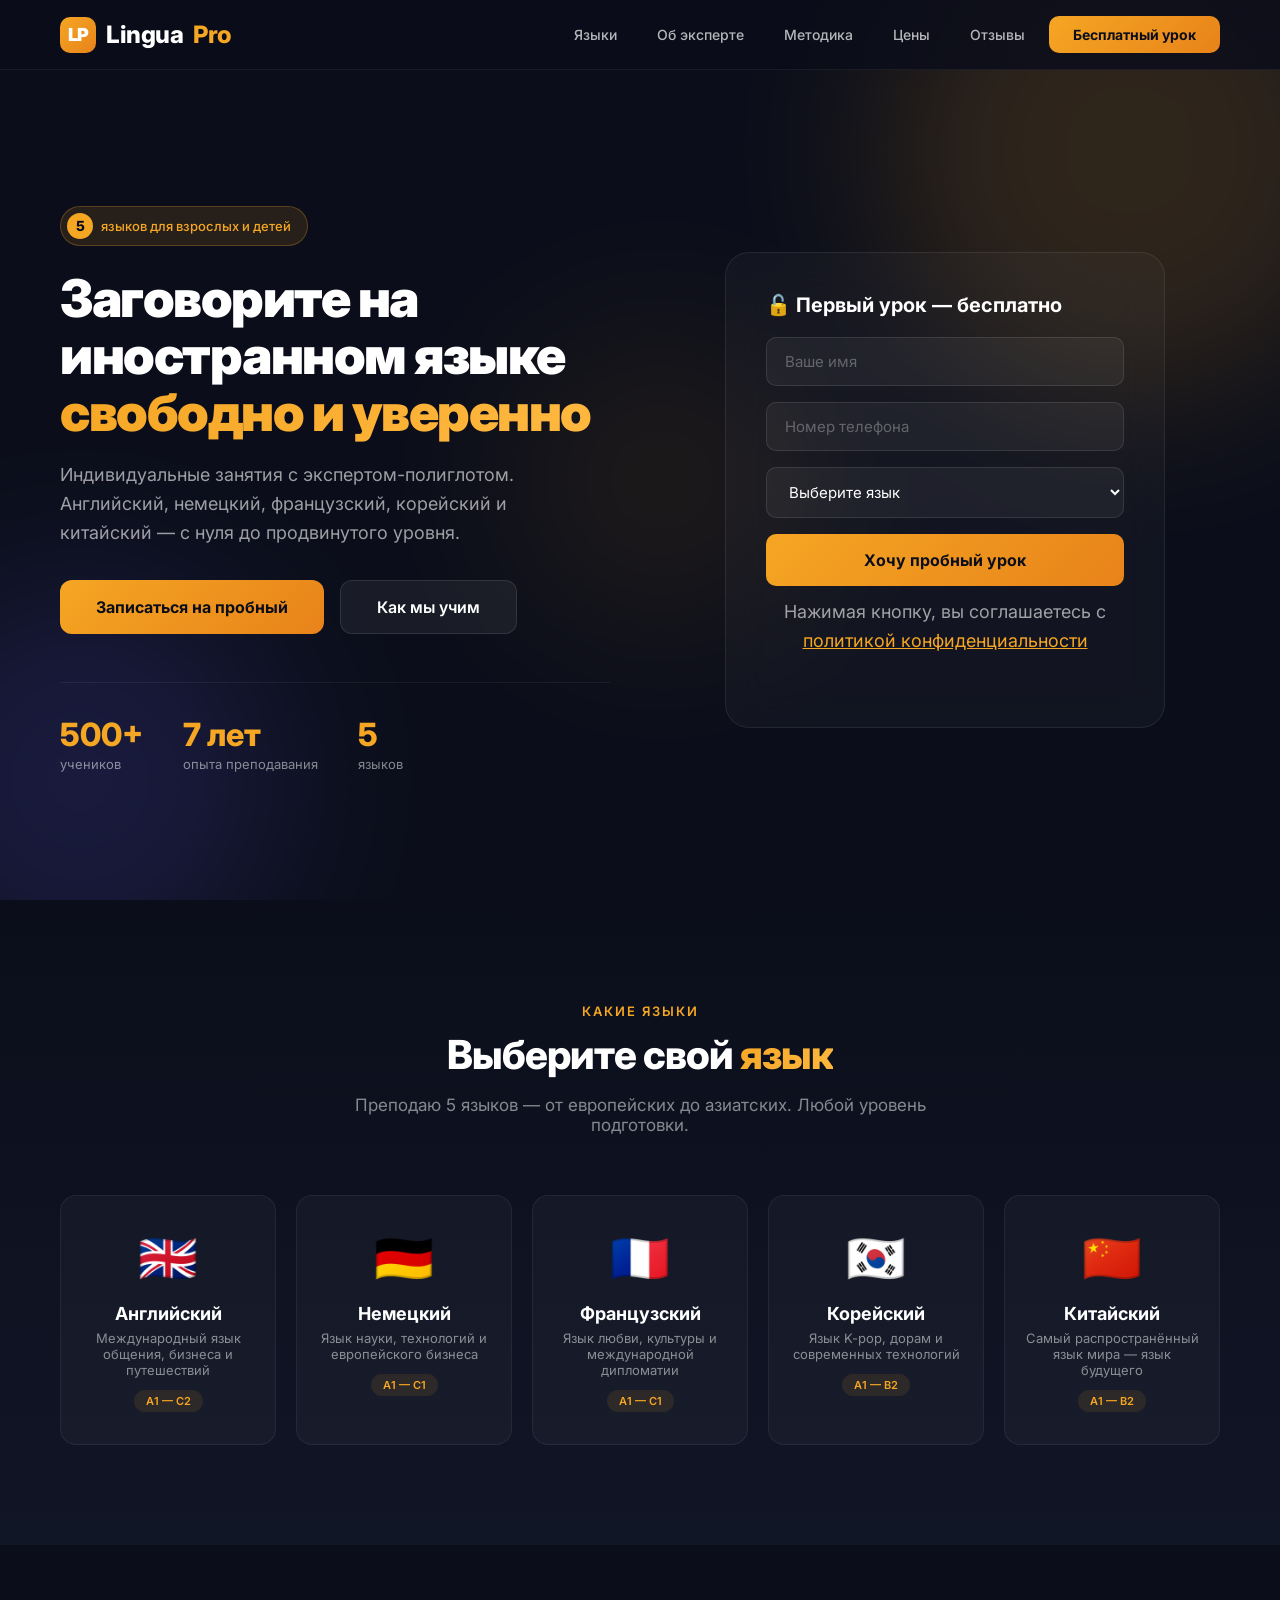
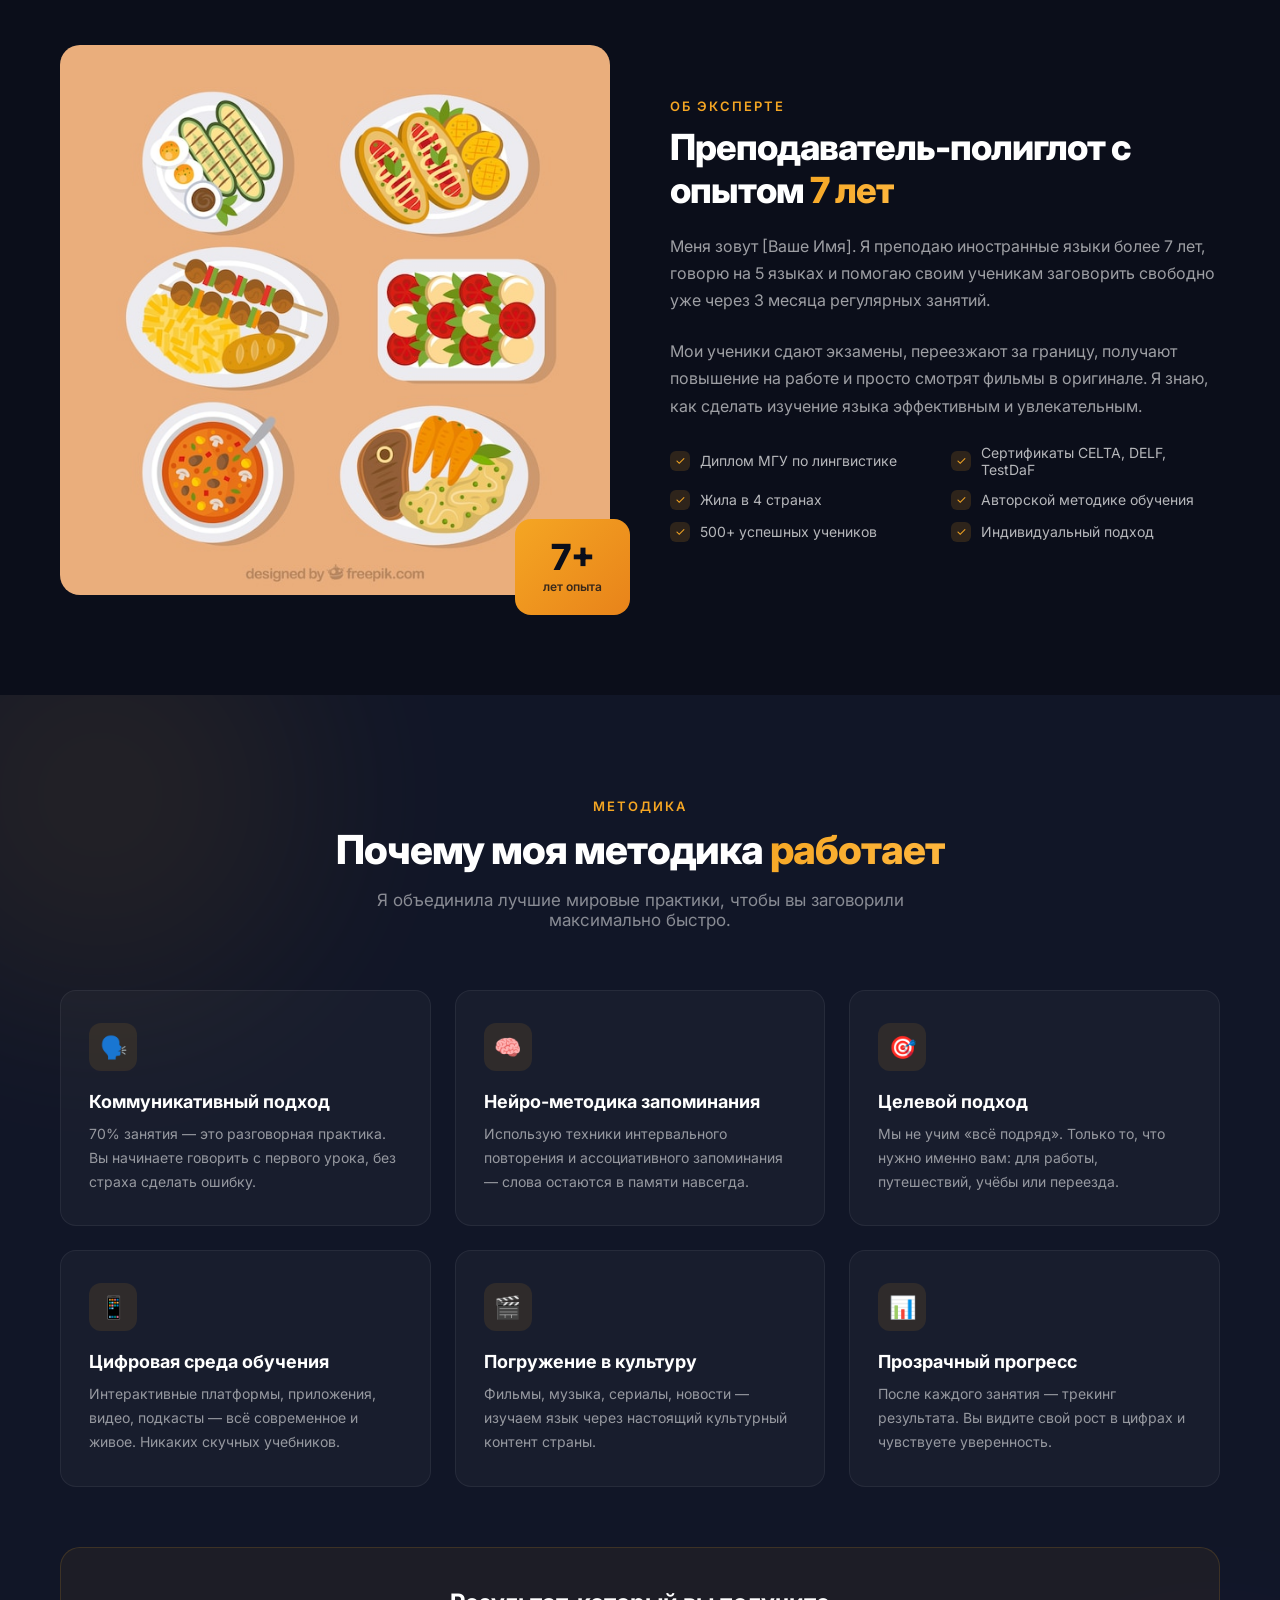
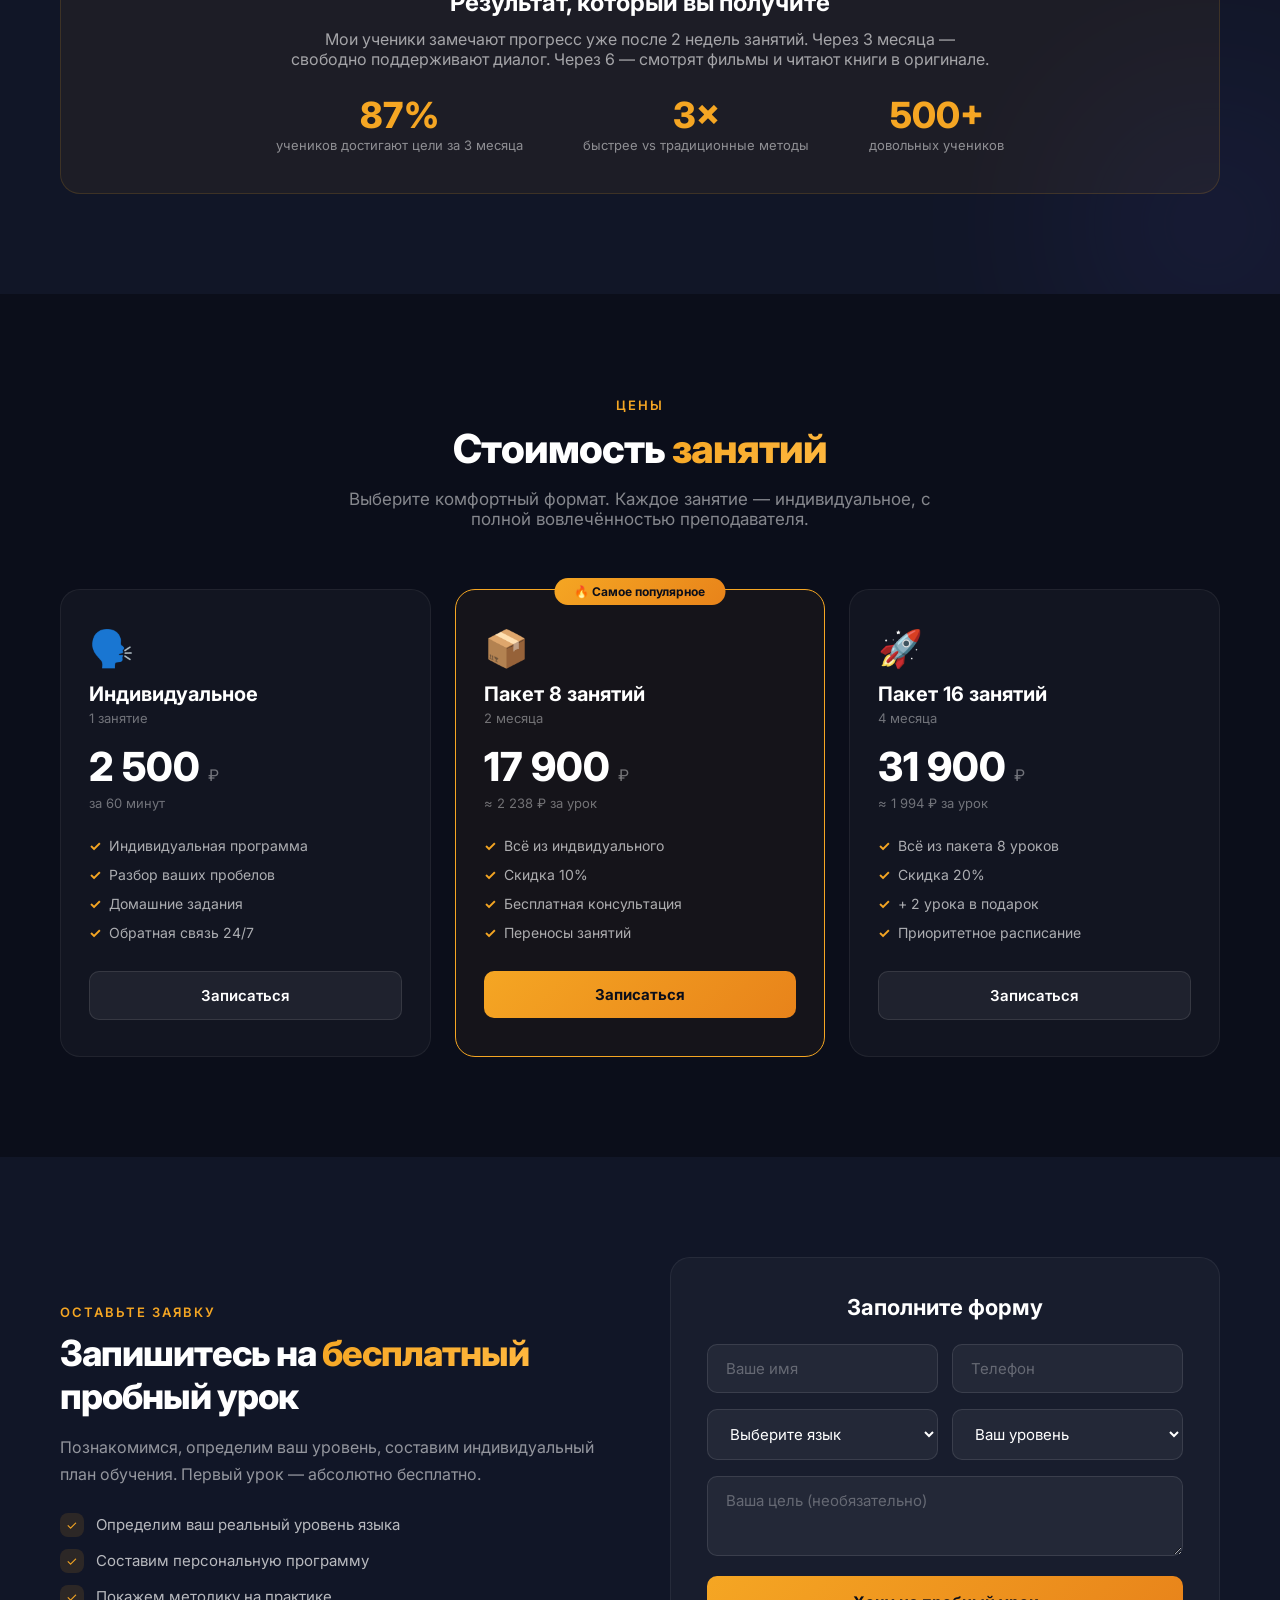
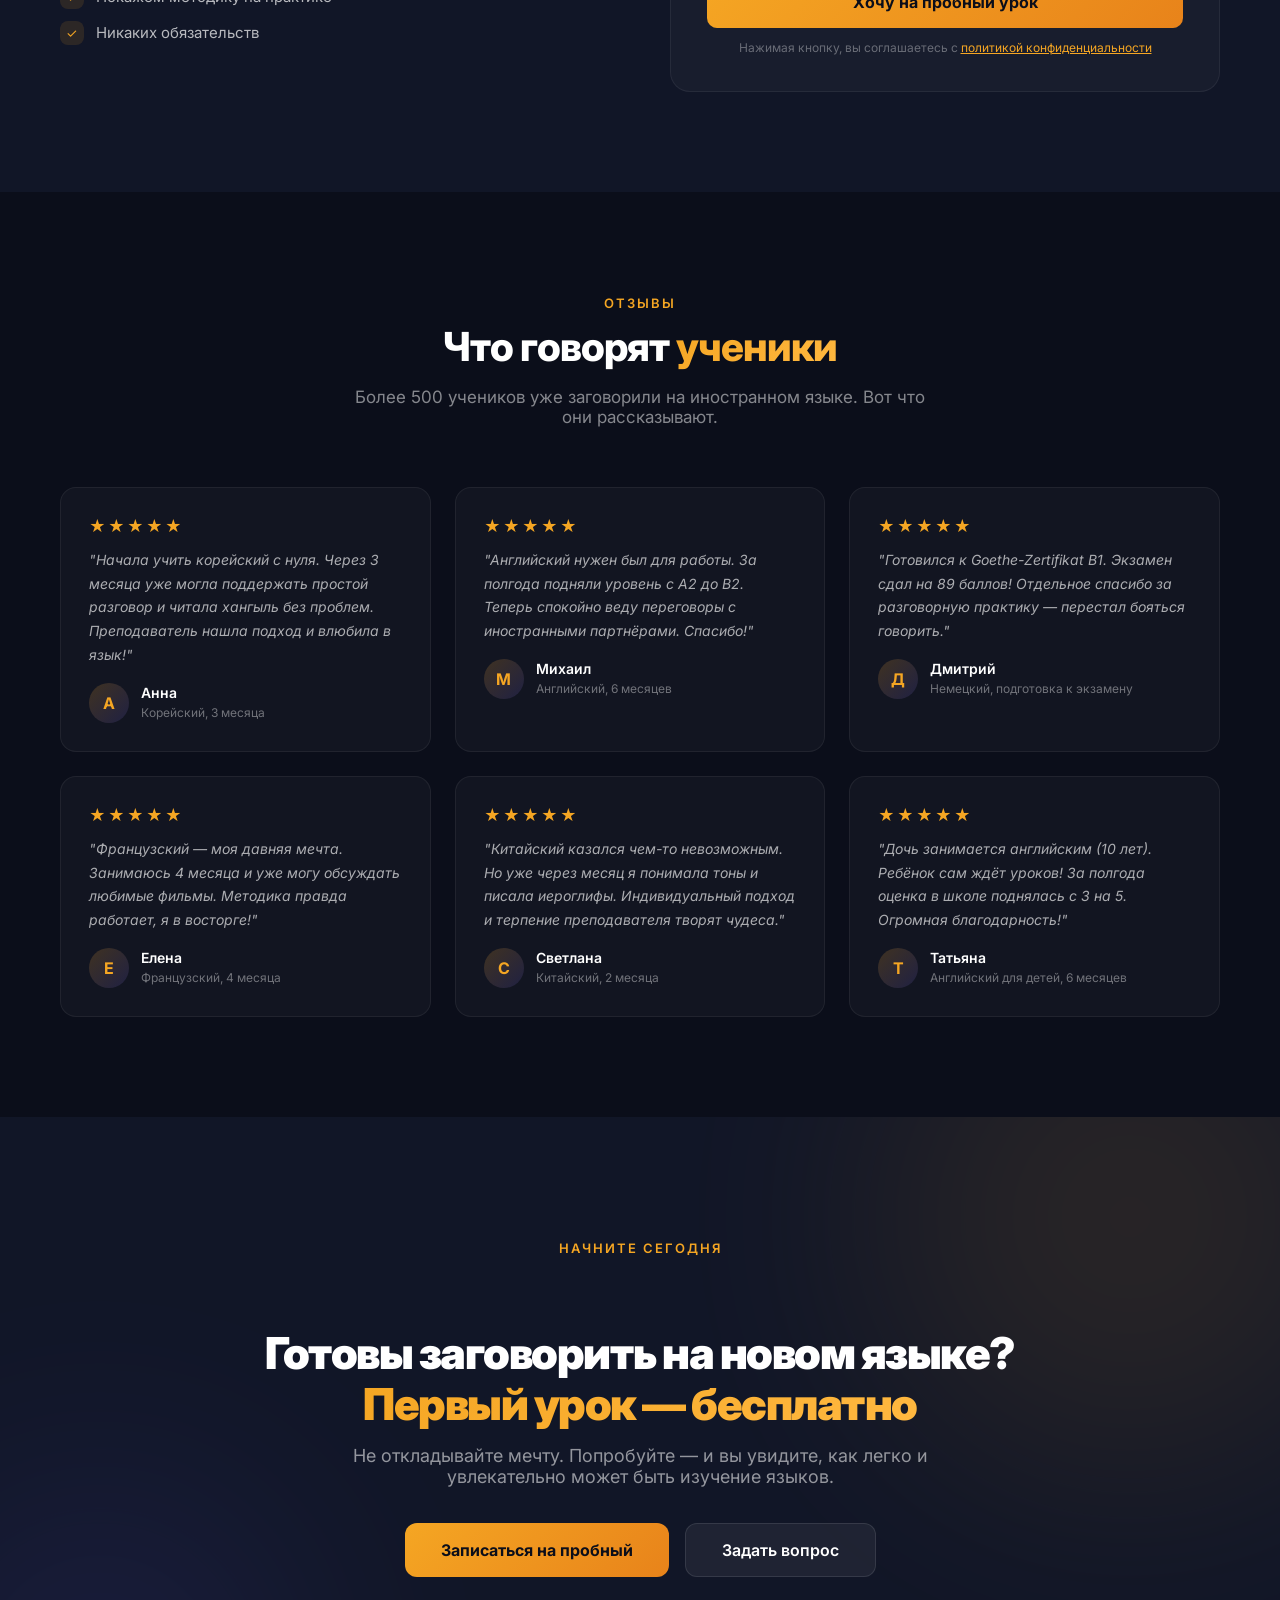
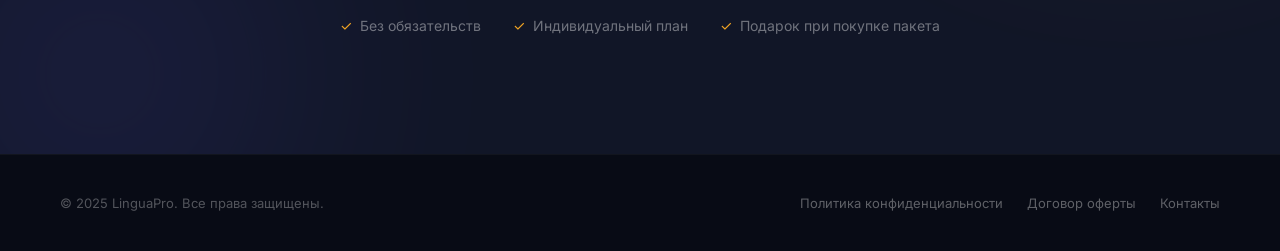
<file: index.html>
<!DOCTYPE html>
<html lang="ru">
<head>
<meta charset="UTF-8">
<meta name="viewport" content="width=device-width, initial-scale=1.0">
<title>LinguaPro — изучение иностранных языков онлайн</title>
<link rel="preconnect" href="https://fonts.googleapis.com">
<link href="https://fonts.googleapis.com/css2?family=Inter:wght@300;400;500;600;700;800;900&display=swap" rel="stylesheet">
<style>
*{margin:0;padding:0;box-sizing:border-box}
html{scroll-behavior:smooth}
body{font-family:'Inter',sans-serif;background:#0b0e1a;color:#fff;overflow-x:hidden}
a{text-decoration:none;color:inherit}
.container{max-width:1200px;margin:0 auto;padding:0 20px}
.section{padding:100px 0}

/* HEADER / NAV */
.header{position:fixed;top:0;left:0;right:0;z-index:1000;padding:16px 0;background:rgba(11,14,26,.85);backdrop-filter:blur(16px);-webkit-backdrop-filter:blur(16px);border-bottom:1px solid rgba(255,255,255,.06);transition:.3s}
.header .container{display:flex;align-items:center;justify-content:space-between}
.logo{display:flex;align-items:center;gap:10px;font-weight:800;font-size:24px;letter-spacing:-.5px}
.logo span{color:#f5a623}
.logo-icon{width:36px;height:36px;background:linear-gradient(135deg,#f5a623,#e8831a);border-radius:10px;display:flex;align-items:center;justify-content:center;font-weight:900;font-size:18px}
.nav{display:flex;gap:8px;align-items:center}
.nav a{padding:8px 16px;font-size:14px;font-weight:500;color:rgba(255,255,255,.7);border-radius:8px;transition:.3s}
.nav a:hover{color:#fff;background:rgba(255,255,255,.06)}
.nav .cta-btn{background:linear-gradient(135deg,#f5a623,#e8831a);color:#0b0e1a;font-weight:700;padding:10px 24px;border-radius:10px}
.nav .cta-btn:hover{background:linear-gradient(135deg,#ffb840,#f09020);color:#0b0e1a}
.burger{display:none;flex-direction:column;gap:5px;cursor:pointer;padding:4px}
.burger span{width:28px;height:3px;background:#fff;border-radius:2px;transition:.3s}

/* HERO */
.hero{min-height:100vh;display:flex;align-items:center;padding-top:80px;position:relative;overflow:hidden}
.hero-bg{position:absolute;inset:0;z-index:0;overflow:hidden}
.hero-bg .orb{position:absolute;border-radius:50%;filter:blur(80px);opacity:.15}
.hero-bg .orb:nth-child(1){width:500px;height:500px;background:#f5a623;top:-100px;right:-100px}
.hero-bg .orb:nth-child(2){width:400px;height:400px;background:#6c63ff;bottom:-80px;left:-120px}
.hero-bg .orb:nth-child(3){width:300px;height:300px;background:#f5a623;bottom:30%;left:40%;opacity:.08}
.hero .container{position:relative;z-index:1;display:grid;grid-template-columns:1fr 1fr;gap:60px;align-items:center}
.hero-left{}
.hero-badge{display:inline-flex;align-items:center;gap:8px;background:rgba(245,166,35,.12);border:1px solid rgba(245,166,35,.25);border-radius:50px;padding:6px 16px 6px 6px;font-size:13px;font-weight:500;color:#f5a623;margin-bottom:24px}
.hero-badge .dot{width:26px;height:26px;border-radius:50%;background:#f5a623;display:flex;align-items:center;justify-content:center;color:#0b0e1a;font-weight:800;font-size:14px}
.hero h1{font-size:52px;font-weight:900;line-height:1.1;letter-spacing:-1.5px;margin-bottom:20px}
.hero h1 .highlight{background:linear-gradient(135deg,#f5a623,#ffb840);-webkit-background-clip:text;-webkit-text-fill-color:transparent}
.hero p{font-size:18px;line-height:1.6;color:rgba(255,255,255,.6);margin-bottom:32px;max-width:520px}
.hero-btns{display:flex;gap:16px;flex-wrap:wrap}
.btn-primary{display:inline-flex;align-items:center;gap:10px;background:linear-gradient(135deg,#f5a623,#e8831a);color:#0b0e1a;font-weight:700;font-size:16px;padding:16px 36px;border-radius:12px;border:none;cursor:pointer;transition:.3s}
.btn-primary:hover{transform:translateY(-2px);box-shadow:0 12px 40px rgba(245,166,35,.3)}
.btn-secondary{display:inline-flex;align-items:center;gap:10px;background:rgba(255,255,255,.06);border:1px solid rgba(255,255,255,.1);color:#fff;font-weight:600;font-size:16px;padding:16px 36px;border-radius:12px;cursor:pointer;transition:.3s}
.btn-secondary:hover{background:rgba(255,255,255,.1);border-color:rgba(255,255,255,.2)}
.hero-stats{display:flex;gap:40px;margin-top:48px;padding-top:32px;border-top:1px solid rgba(255,255,255,.06)}
.hero-stats .stat h3{font-size:32px;font-weight:800;color:#f5a623}
.hero-stats .stat p{font-size:13px;color:rgba(255,255,255,.5);margin:0}
.hero-right{position:relative;display:flex;justify-content:center}
.hero-card{background:rgba(255,255,255,.03);border:1px solid rgba(255,255,255,.08);border-radius:24px;padding:40px;backdrop-filter:blur(20px);width:100%;max-width:440px}
.hero-card h3{font-size:20px;font-weight:700;margin-bottom:20px}
.form-group{margin-bottom:16px}
.form-group input,.form-group select{width:100%;padding:14px 18px;background:rgba(255,255,255,.05);border:1px solid rgba(255,255,255,.1);border-radius:10px;color:#fff;font-size:15px;font-family:'Inter',sans-serif;outline:none;transition:.3s}
.form-group input::placeholder{color:rgba(255,255,255,.3)}
.form-group input:focus,.form-group select:focus{border-color:#f5a623;background:rgba(245,166,35,.05)}
.form-group select option{background:#1a1d2e;color:#fff}
.form-submit{width:100%;padding:16px;background:linear-gradient(135deg,#f5a623,#e8831a);color:#0b0e1a;font-weight:700;font-size:16px;border:none;border-radius:10px;cursor:pointer;transition:.3s;font-family:'Inter',sans-serif}
.form-submit:hover{transform:translateY(-2px);box-shadow:0 8px 30px rgba(245,166,35,.25)}
.form-hint{font-size:12px;color:rgba(255,255,255,.35);text-align:center;margin-top:12px}
.form-hint a{color:#f5a623;text-decoration:underline}

/* SECTION HEADER */
.section-header{text-align:center;margin-bottom:60px}
.section-header .label{display:inline-block;font-size:13px;font-weight:600;color:#f5a623;text-transform:uppercase;letter-spacing:2px;margin-bottom:12px}
.section-header h2{font-size:40px;font-weight:800;letter-spacing:-1px;line-height:1.2}
.section-header h2 .highlight{background:linear-gradient(135deg,#f5a623,#ffb840);-webkit-background-clip:text;-webkit-text-fill-color:transparent}
.section-header p{font-size:17px;color:rgba(255,255,255,.5);margin-top:16px;max-width:600px;margin-left:auto;margin-right:auto}

/* LANGUAGES */
.languages{background:linear-gradient(180deg,#0b0e1a,#111627)}
.lang-grid{display:grid;grid-template-columns:repeat(5,1fr);gap:20px}
.lang-card{background:rgba(255,255,255,.03);border:1px solid rgba(255,255,255,.06);border-radius:16px;padding:32px 20px;text-align:center;transition:.3s;cursor:default}
.lang-card:hover{background:rgba(245,166,35,.06);border-color:rgba(245,166,35,.2);transform:translateY(-4px)}
.lang-card .flag{font-size:48px;margin-bottom:16px;display:block}
.lang-card h4{font-size:18px;font-weight:700;margin-bottom:6px}
.lang-card p{font-size:13px;color:rgba(255,255,255,.5);margin:0}
.lang-card .level{display:inline-block;margin-top:12px;font-size:11px;font-weight:600;color:#f5a623;background:rgba(245,166,35,.1);padding:4px 12px;border-radius:50px}

/* ABOUT */
.about{background:#0b0e1a}
.about-grid{display:grid;grid-template-columns:1fr 1fr;gap:60px;align-items:center}
.about-image{position:relative}
.about-image .img-placeholder{width:100%;aspect-ratio:1;border-radius:20px;background:linear-gradient(135deg,rgba(245,166,35,.1),rgba(108,99,255,.08));border:1px solid rgba(255,255,255,.06);position:relative;overflow:hidden}
.about-image .img-placeholder .emoji{font-size:100px}
.about-image .exp-badge{position:absolute;bottom:-20px;right:-20px;background:linear-gradient(135deg,#f5a623,#e8831a);color:#0b0e1a;padding:20px 28px;border-radius:16px;font-weight:800;text-align:center}
.about-image .exp-badge .num{font-size:36px;display:block;line-height:1}
.about-image .exp-badge .txt{font-size:12px;font-weight:600;opacity:.8}
.about-content h2{font-size:36px;font-weight:800;letter-spacing:-1px;line-height:1.2;margin-bottom:20px}
.about-content .highlight{background:linear-gradient(135deg,#f5a623,#ffb840);-webkit-background-clip:text;-webkit-text-fill-color:transparent}
.about-content p{font-size:16px;line-height:1.7;color:rgba(255,255,255,.6);margin-bottom:24px}
.about-features{display:grid;grid-template-columns:1fr 1fr;gap:12px}
.about-features li{list-style:none;display:flex;align-items:center;gap:10px;font-size:14px;color:rgba(255,255,255,.7)}
.about-features li .check{width:20px;height:20px;border-radius:6px;background:rgba(245,166,35,.15);display:flex;align-items:center;justify-content:center;color:#f5a623;font-size:12px;flex-shrink:0}

/* METHOD */
.method{background:#111627;position:relative;overflow:hidden}
.method .method-bg{position:absolute;inset:0;pointer-events:none}
.method .method-bg .orb{position:absolute;border-radius:50%;filter:blur(100px);opacity:.08}
.method .method-bg .orb:nth-child(1){width:400px;height:400px;background:#f5a623;top:-100px;left:-100px}
.method .method-bg .orb:nth-child(2){width:300px;height:300px;background:#6c63ff;bottom:-80px;right:-80px}
.method-grid{display:grid;grid-template-columns:repeat(3,1fr);gap:24px;position:relative;z-index:1}
.method-card{background:rgba(255,255,255,.03);border:1px solid rgba(255,255,255,.06);border-radius:16px;padding:32px 28px;transition:.3s}
.method-card:hover{border-color:rgba(245,166,35,.2);transform:translateY(-4px)}
.method-card .icon{width:48px;height:48px;border-radius:12px;background:rgba(245,166,35,.1);display:flex;align-items:center;justify-content:center;font-size:22px;margin-bottom:20px}
.method-card h4{font-size:18px;font-weight:700;margin-bottom:10px}
.method-card p{font-size:14px;line-height:1.7;color:rgba(255,255,255,.55);margin:0}

.method-result{margin-top:60px;background:rgba(245,166,35,.05);border:1px solid rgba(245,166,35,.15);border-radius:20px;padding:40px;text-align:center;position:relative;z-index:1}
.method-result h3{font-size:24px;font-weight:700;margin-bottom:12px}
.method-result p{font-size:16px;color:rgba(255,255,255,.6);max-width:700px;margin:0 auto 24px}
.method-result .stats{display:flex;justify-content:center;gap:60px}
.method-result .stats .item h4{font-size:36px;font-weight:800;color:#f5a623}
.method-result .stats .item p{font-size:13px;color:rgba(255,255,255,.5);margin:0}

/* PRICING */
.pricing{background:#0b0e1a}
.pricing-grid{display:grid;grid-template-columns:repeat(3,1fr);gap:24px}
.pricing-card{background:rgba(255,255,255,.03);border:1px solid rgba(255,255,255,.06);border-radius:20px;padding:36px 28px;transition:.3s;position:relative}
.pricing-card.featured{border-color:#f5a623;background:rgba(245,166,35,.04)}
.pricing-card.featured .badge{position:absolute;top:-12px;left:50%;transform:translateX(-50%);background:linear-gradient(135deg,#f5a623,#e8831a);color:#0b0e1a;font-size:12px;font-weight:700;padding:6px 20px;border-radius:50px;white-space:nowrap}
.pricing-card:hover{transform:translateY(-4px);border-color:rgba(245,166,35,.2)}
.pricing-card .lang-icon{font-size:36px;margin-bottom:12px}
.pricing-card h4{font-size:20px;font-weight:700;margin-bottom:4px}
.pricing-card .level-tag{font-size:13px;color:rgba(255,255,255,.4);margin-bottom:16px}
.pricing-card .price{font-size:40px;font-weight:800;margin-bottom:4px}
.pricing-card .price span{font-size:16px;font-weight:400;color:rgba(255,255,255,.4)}
.pricing-card .per{font-size:13px;color:rgba(255,255,255,.4);margin-bottom:20px}
.pricing-card ul{margin-bottom:24px}
.pricing-card ul li{list-style:none;font-size:14px;color:rgba(255,255,255,.65);padding:6px 0;display:flex;align-items:center;gap:8px}
.pricing-card ul li::before{content:"✓";color:#f5a623;font-weight:700}
.pricing-card .btn-pricing{width:100%;padding:14px;background:rgba(255,255,255,.06);border:1px solid rgba(255,255,255,.1);color:#fff;font-weight:600;font-size:15px;border-radius:10px;cursor:pointer;transition:.3s;font-family:'Inter',sans-serif;text-align:center;display:block}
.pricing-card .btn-pricing:hover{background:rgba(245,166,35,.15);border-color:#f5a623}
.pricing-card.featured .btn-pricing{background:linear-gradient(135deg,#f5a623,#e8831a);color:#0b0e1a;font-weight:700;border:none}
.pricing-card.featured .btn-pricing:hover{transform:translateY(-2px);box-shadow:0 8px 30px rgba(245,166,35,.25)}

/* APPLICATION FORM SECTION */
.application{background:#111627}
.application-grid{display:grid;grid-template-columns:1fr 1fr;gap:60px;align-items:center}
.app-info h2{font-size:36px;font-weight:800;letter-spacing:-1px;line-height:1.2;margin-bottom:16px}
.app-info .highlight{background:linear-gradient(135deg,#f5a623,#ffb840);-webkit-background-clip:text;-webkit-text-fill-color:transparent}
.app-info p{font-size:16px;color:rgba(255,255,255,.55);line-height:1.7;margin-bottom:24px}
.app-info .benefits{display:flex;flex-direction:column;gap:12px}
.app-info .benefits li{list-style:none;display:flex;align-items:center;gap:12px;font-size:15px;color:rgba(255,255,255,.7)}
.app-info .benefits li .icon{width:24px;height:24px;border-radius:8px;background:rgba(245,166,35,.12);display:flex;align-items:center;justify-content:center;color:#f5a623;font-size:13px;flex-shrink:0}
.app-form{background:rgba(255,255,255,.03);border:1px solid rgba(255,255,255,.06);border-radius:20px;padding:36px}
.app-form h3{font-size:22px;font-weight:700;margin-bottom:24px;text-align:center}
.app-form .form-row{display:grid;grid-template-columns:1fr 1fr;gap:14px}
.app-form .form-group{margin-bottom:0}
.app-form .form-group.full{grid-column:span 2}
.app-form textarea{width:100%;padding:14px 18px;background:rgba(255,255,255,.05);border:1px solid rgba(255,255,255,.1);border-radius:10px;color:#fff;font-size:15px;font-family:'Inter',sans-serif;outline:none;transition:.3s;resize:vertical;min-height:80px}
.app-form textarea::placeholder{color:rgba(255,255,255,.3)}
.app-form textarea:focus{border-color:#f5a623;background:rgba(245,166,35,.05)}

/* REVIEWS */
.reviews{background:#0b0e1a}
.review-grid{display:grid;grid-template-columns:repeat(3,1fr);gap:24px}
.review-card{background:rgba(255,255,255,.03);border:1px solid rgba(255,255,255,.06);border-radius:16px;padding:28px;transition:.3s}
.review-card:hover{border-color:rgba(245,166,35,.15)}
.review-card .stars{color:#f5a623;font-size:16px;margin-bottom:12px;letter-spacing:2px}
.review-card blockquote{font-size:14px;line-height:1.7;color:rgba(255,255,255,.65);margin-bottom:16px;font-style:italic}
.review-card .author{display:flex;align-items:center;gap:12px}
.review-card .author .avatar{width:40px;height:40px;border-radius:50%;background:linear-gradient(135deg,rgba(245,166,35,.2),rgba(108,99,255,.15));display:flex;align-items:center;justify-content:center;font-weight:700;font-size:16px;color:#f5a623}
.review-card .author .info strong{display:block;font-size:14px;font-weight:600}
.review-card .author .info span{font-size:12px;color:rgba(255,255,255,.4)}

/* FINAL CTA */
.final-cta{background:#111627;position:relative;overflow:hidden;padding:120px 0}
.final-cta .cta-bg{position:absolute;inset:0;pointer-events:none}
.final-cta .cta-bg .orb{position:absolute;border-radius:50%;filter:blur(120px);opacity:.1}
.final-cta .cta-bg .orb:nth-child(1){width:500px;height:500px;background:#f5a623;top:-150px;right:-100px}
.final-cta .cta-bg .orb:nth-child(2){width:400px;height:400px;background:#6c63ff;bottom:-120px;left:-100px}
.final-cta .container{position:relative;z-index:1;text-align:center}
.final-cta h2{font-size:44px;font-weight:900;letter-spacing:-1.5px;line-height:1.15;margin-bottom:16px}
.final-cta h2 .highlight{background:linear-gradient(135deg,#f5a623,#ffb840);-webkit-background-clip:text;-webkit-text-fill-color:transparent}
.final-cta p{font-size:18px;color:rgba(255,255,255,.55);max-width:600px;margin:0 auto 36px}
.final-cta .cta-buttons{display:flex;gap:16px;justify-content:center;flex-wrap:wrap}
.final-cta .guarantee{display:flex;justify-content:center;gap:32px;margin-top:40px;flex-wrap:wrap}
.final-cta .guarantee span{font-size:14px;color:rgba(255,255,255,.4);display:flex;align-items:center;gap:8px}
.final-cta .guarantee span .check{color:#f5a623}

/* FOOTER */
.footer{background:#080b15;padding:40px 0;border-top:1px solid rgba(255,255,255,.04)}
.footer .container{display:flex;justify-content:space-between;align-items:center;flex-wrap:wrap;gap:16px}
.footer p{font-size:13px;color:rgba(255,255,255,.3)}
.footer-links{display:flex;gap:24px}
.footer-links a{font-size:13px;color:rgba(255,255,255,.35);transition:.3s}
.footer-links a:hover{color:#f5a623}

/* SUCCESS MODAL */
.modal-overlay{display:none;position:fixed;inset:0;z-index:9999;background:rgba(0,0,0,.7);backdrop-filter:blur(8px);align-items:center;justify-content:center}
.modal-overlay.active{display:flex}
.modal{background:#1a1d2e;border:1px solid rgba(255,255,255,.08);border-radius:24px;padding:48px;max-width:420px;width:90%;text-align:center}
.modal .icon{font-size:56px;margin-bottom:16px}
.modal h3{font-size:24px;font-weight:700;margin-bottom:8px}
.modal p{font-size:15px;color:rgba(255,255,255,.55);margin-bottom:24px}
.modal .btn-primary{padding:14px 40px;font-size:15px}

/* ANIMATIONS */
.fade-in{opacity:0;transform:translateY(30px);transition:all .6s ease}
.fade-in.visible{opacity:1;transform:translateY(0)}
.fade-in-left{opacity:0;transform:translateX(-40px);transition:all .6s ease}
.fade-in-left.visible{opacity:1;transform:translateX(0)}
.fade-in-right{opacity:0;transform:translateX(40px);transition:all .6s ease}
.fade-in-right.visible{opacity:1;transform:translateX(0)}

/* MOBILE */
@media(max-width:1024px){
  .hero .container{grid-template-columns:1fr;gap:40px}
  .hero h1{font-size:40px}
  .hero-right .hero-card{max-width:100%}
  .lang-grid{grid-template-columns:repeat(3,1fr)}
  .pricing-grid{grid-template-columns:1fr;max-width:420px;margin:0 auto}
  .method-grid{grid-template-columns:1fr 1fr}
  .review-grid{grid-template-columns:1fr 1fr}
}
@media(max-width:768px){
  .nav{display:none;position:fixed;top:72px;left:0;right:0;background:#0b0e1a;border-bottom:1px solid rgba(255,255,255,.06);padding:16px 20px;flex-direction:column;gap:4px}
  .nav.open{display:flex}
  .nav a{padding:12px 16px;width:100%}
  .burger{display:flex}
  .hero h1{font-size:32px}
  .hero-stats{flex-wrap:wrap;gap:24px}
  .hero-stats .stat h3{font-size:26px}
  .about-grid{grid-template-columns:1fr;gap:32px}
  .about-features{grid-template-columns:1fr}
  .lang-grid{grid-template-columns:repeat(2,1fr)}
  .section-header h2{font-size:28px}
  .method-grid{grid-template-columns:1fr}
  .method-result .stats{flex-direction:column;gap:20px}
  .application-grid{grid-template-columns:1fr;gap:32px}
  .app-form .form-row{grid-template-columns:1fr}
  .app-form .form-group.full{grid-column:span 1}
  .review-grid{grid-template-columns:1fr}
  .final-cta h2{font-size:30px}
  .pricing-card.featured .badge{white-space:normal;top:-16px;font-size:11px;padding:4px 14px}
  .footer .container{flex-direction:column;text-align:center}
}
@media(max-width:480px){
  .lang-grid{grid-template-columns:1fr 1fr}
  .hero h1{font-size:28px}
  .hero-btns{flex-direction:column}
  .hero-btns .btn-primary,.hero-btns .btn-secondary{width:100%;justify-content:center}
  .section{padding:60px 0}
}
</style>
</head>
<body>

<!-- HEADER -->
<header class="header" id="header">
  <div class="container">
    <a href="#hero" class="logo">
      <div class="logo-icon">LP</div>
      Lingua<span>Pro</span>
    </a>
    <nav class="nav" id="nav">
      <a href="#languages">Языки</a>
      <a href="#about">Об эксперте</a>
      <a href="#method">Методика</a>
      <a href="#pricing">Цены</a>
      <a href="#reviews">Отзывы</a>
      <a href="#cta" class="cta-btn">Бесплатный урок</a>
    </nav>
    <div class="burger" id="burger" onclick="toggleMenu()">
      <span></span><span></span><span></span>
    </div>
  </div>
</header>

<!-- HERO -->
<section class="hero" id="hero">
  <div class="hero-bg">
    <div class="orb"></div>
    <div class="orb"></div>
    <div class="orb"></div>
  </div>
  <div class="container">
    <div class="hero-left fade-in-left">
      <div class="hero-badge">
        <span class="dot">5</span>
        языков для взрослых и детей
      </div>
      <h1>Заговорите на иностранном языке<br><span class="highlight">свободно и уверенно</span></h1>
      <p>Индивидуальные занятия с экспертом-полиглотом. Английский, немецкий, французский, корейский и китайский — с нуля до продвинутого уровня.</p>
      <div class="hero-btns">
        <a href="#cta" class="btn-primary">Записаться на пробный</a>
        <a href="#method" class="btn-secondary">Как мы учим</a>
      </div>
      <div class="hero-stats">
        <div class="stat"><h3>500+</h3><p>учеников</p></div>
        <div class="stat"><h3>7 лет</h3><p>опыта преподавания</p></div>
        <div class="stat"><h3>5</h3><p>языков</p></div>
      </div>
    </div>
    <div class="hero-right fade-in-right">
      <div class="hero-card">
        <h3>🔓 Первый урок — бесплатно</h3>
        <form id="heroForm" onsubmit="submitForm(event)">
          <div class="form-group">
            <input type="text" placeholder="Ваше имя" required>
          </div>
          <div class="form-group">
            <input type="tel" placeholder="Номер телефона" required>
          </div>
          <div class="form-group">
            <select required>
              <option value="">Выберите язык</option>
              <option>Английский</option>
              <option>Немецкий</option>
              <option>Французский</option>
              <option>Корейский</option>
              <option>Китайский</option>
            </select>
          </div>
          <button type="submit" class="form-submit">Хочу пробный урок</button>
        </form>
        <p class="form-hint">Нажимая кнопку, вы соглашаетесь с <a href="#">политикой конфиденциальности</a></p>
      </div>
    </div>
  </div>
</section>

<!-- LANGUAGES -->
<section class="section languages" id="languages">
  <div class="container">
    <div class="section-header fade-in">
      <div class="label">какие языки</div>
      <h2>Выберите свой <span class="highlight">язык</span></h2>
      <p>Преподаю 5 языков — от европейских до азиатских. Любой уровень подготовки.</p>
    </div>
    <div class="lang-grid">
      <div class="lang-card fade-in"><span class="flag">🇬🇧</span><h4>Английский</h4><p>Международный язык общения, бизнеса и путешествий</p><span class="level">A1 — C2</span></div>
      <div class="lang-card fade-in"><span class="flag">🇩🇪</span><h4>Немецкий</h4><p>Язык науки, технологий и европейского бизнеса</p><span class="level">A1 — C1</span></div>
      <div class="lang-card fade-in"><span class="flag">🇫🇷</span><h4>Французский</h4><p>Язык любви, культуры и международной дипломатии</p><span class="level">A1 — C1</span></div>
      <div class="lang-card fade-in"><span class="flag">🇰🇷</span><h4>Корейский</h4><p>Язык K-pop, дорам и современных технологий</p><span class="level">A1 — B2</span></div>
      <div class="lang-card fade-in"><span class="flag">🇨🇳</span><h4>Китайский</h4><p>Самый распространённый язык мира — язык будущего</p><span class="level">A1 — B2</span></div>
    </div>
  </div>
</section>

<!-- ABOUT -->
<section class="section about" id="about">
  <div class="container">
    <div class="about-grid">
      <div class="about-image fade-in-left">
        <img src="img/teacher.jpg" alt="Преподаватель-полиглот" style="width:100%;border-radius:20px;display:block">
        <div class="exp-badge"><span class="num">7+</span><span class="txt">лет опыта</span></div>
      </div>
      <div class="about-content fade-in-right">
        <div class="label" style="font-size:13px;font-weight:600;color:#f5a623;text-transform:uppercase;letter-spacing:2px;margin-bottom:12px">об эксперте</div>
        <h2>Преподаватель-полиглот с опытом <span class="highlight">7 лет</span></h2>
        <p>Меня зовут [Ваше Имя]. Я преподаю иностранные языки более 7 лет, говорю на 5 языках и помогаю своим ученикам заговорить свободно уже через 3 месяца регулярных занятий.</p>
        <p>Мои ученики сдают экзамены, переезжают за границу, получают повышение на работе и просто смотрят фильмы в оригинале. Я знаю, как сделать изучение языка эффективным и увлекательным.</p>
        <ul class="about-features">
          <li><span class="check">✓</span>Диплом МГУ по лингвистике</li>
          <li><span class="check">✓</span>Сертификаты CELTA, DELF, TestDaF</li>
          <li><span class="check">✓</span>Жила в 4 странах</li>
          <li><span class="check">✓</span>Авторской методике обучения</li>
          <li><span class="check">✓</span>500+ успешных учеников</li>
          <li><span class="check">✓</span>Индивидуальный подход</li>
        </ul>
      </div>
    </div>
  </div>
</section>

<!-- METHOD -->
<section class="section method" id="method">
  <div class="method-bg">
    <div class="orb"></div>
    <div class="orb"></div>
  </div>
  <div class="container">
    <div class="section-header fade-in">
      <div class="label">методика</div>
      <h2>Почему моя методика <span class="highlight">работает</span></h2>
      <p>Я объединила лучшие мировые практики, чтобы вы заговорили максимально быстро.</p>
    </div>
    <div class="method-grid">
      <div class="method-card fade-in">
        <div class="icon">🗣️</div>
        <h4>Коммуникативный подход</h4>
        <p>70% занятия — это разговорная практика. Вы начинаете говорить с первого урока, без страха сделать ошибку.</p>
      </div>
      <div class="method-card fade-in">
        <div class="icon">🧠</div>
        <h4>Нейро-методика запоминания</h4>
        <p>Использую техники интервального повторения и ассоциативного запоминания — слова остаются в памяти навсегда.</p>
      </div>
      <div class="method-card fade-in">
        <div class="icon">🎯</div>
        <h4>Целевой подход</h4>
        <p>Мы не учим «всё подряд». Только то, что нужно именно вам: для работы, путешествий, учёбы или переезда.</p>
      </div>
      <div class="method-card fade-in">
        <div class="icon">📱</div>
        <h4>Цифровая среда обучения</h4>
        <p>Интерактивные платформы, приложения, видео, подкасты — всё современное и живое. Никаких скучных учебников.</p>
      </div>
      <div class="method-card fade-in">
        <div class="icon">🎬</div>
        <h4>Погружение в культуру</h4>
        <p>Фильмы, музыка, сериалы, новости — изучаем язык через настоящий культурный контент страны.</p>
      </div>
      <div class="method-card fade-in">
        <div class="icon">📊</div>
        <h4>Прозрачный прогресс</h4>
        <p>После каждого занятия — трекинг результата. Вы видите свой рост в цифрах и чувствуете уверенность.</p>
      </div>
    </div>
    <div class="method-result fade-in">
      <h3>Результат, который вы получите</h3>
      <p>Мои ученики замечают прогресс уже после 2 недель занятий. Через 3 месяца — свободно поддерживают диалог. Через 6 — смотрят фильмы и читают книги в оригинале.</p>
      <div class="stats">
        <div class="item"><h4>87%</h4><p>учеников достигают цели за 3 месяца</p></div>
        <div class="item"><h4>3×</h4><p>быстрее vs традиционные методы</p></div>
        <div class="item"><h4>500+</h4><p>довольных учеников</p></div>
      </div>
    </div>
  </div>
</section>

<!-- PRICING -->
<section class="section pricing" id="pricing">
  <div class="container">
    <div class="section-header fade-in">
      <div class="label">цены</div>
      <h2>Стоимость <span class="highlight">занятий</span></h2>
      <p>Выберите комфортный формат. Каждое занятие — индивидуальное, с полной вовлечённостью преподавателя.</p>
    </div>
    <div class="pricing-grid">
      <div class="pricing-card fade-in">
        <div class="lang-icon">🗣️</div>
        <h4>Индивидуальное</h4>
        <div class="level-tag">1 занятие</div>
        <div class="price">2 500 <span>₽</span></div>
        <div class="per">за 60 минут</div>
        <ul>
          <li>Индивидуальная программа</li>
          <li>Разбор ваших пробелов</li>
          <li>Домашние задания</li>
          <li>Обратная связь 24/7</li>
        </ul>
        <a href="#cta" class="btn-pricing">Записаться</a>
      </div>
      <div class="pricing-card featured fade-in">
        <span class="badge">🔥 Самое популярное</span>
        <div class="lang-icon">📦</div>
        <h4>Пакет 8 занятий</h4>
        <div class="level-tag">2 месяца</div>
        <div class="price">17 900 <span>₽</span></div>
        <div class="per">≈ 2 238 ₽ за урок</div>
        <ul>
          <li>Всё из индвидуального</li>
          <li>Скидка 10%</li>
          <li>Бесплатная консультация</li>
          <li>Переносы занятий</li>
        </ul>
        <a href="#cta" class="btn-pricing">Записаться</a>
      </div>
      <div class="pricing-card fade-in">
        <div class="lang-icon">🚀</div>
        <h4>Пакет 16 занятий</h4>
        <div class="level-tag">4 месяца</div>
        <div class="price">31 900 <span>₽</span></div>
        <div class="per">≈ 1 994 ₽ за урок</div>
        <ul>
          <li>Всё из пакета 8 уроков</li>
          <li>Скидка 20%</li>
          <li>+ 2 урока в подарок</li>
          <li>Приоритетное расписание</li>
        </ul>
        <a href="#cta" class="btn-pricing">Записаться</a>
      </div>
    </div>
  </div>
</section>

<!-- APPLICATION -->
<section class="section application" id="cta">
  <div class="container">
    <div class="application-grid">
      <div class="app-info fade-in-left">
        <div class="label" style="font-size:13px;font-weight:600;color:#f5a623;text-transform:uppercase;letter-spacing:2px;margin-bottom:12px">оставьте заявку</div>
        <h2>Запишитесь на <span class="highlight">бесплатный</span> пробный урок</h2>
        <p>Познакомимся, определим ваш уровень, составим индивидуальный план обучения. Первый урок — абсолютно бесплатно.</p>
        <ul class="benefits">
          <li><span class="icon">✓</span>Определим ваш реальный уровень языка</li>
          <li><span class="icon">✓</span>Составим персональную программу</li>
          <li><span class="icon">✓</span>Покажем методику на практике</li>
          <li><span class="icon">✓</span>Никаких обязательств</li>
        </ul>
      </div>
      <div class="app-form fade-in-right">
        <h3>Заполните форму</h3>
        <form id="appForm" onsubmit="submitForm(event)">
          <div class="form-row">
            <div class="form-group">
              <input type="text" placeholder="Ваше имя" required>
            </div>
            <div class="form-group">
              <input type="tel" placeholder="Телефон" required>
            </div>
          </div>
          <div class="form-row" style="margin-top:16px">
            <div class="form-group">
              <select required>
                <option value="">Выберите язык</option>
                <option>Английский</option>
                <option>Немецкий</option>
                <option>Французский</option>
                <option>Корейский</option>
                <option>Китайский</option>
              </select>
            </div>
            <div class="form-group">
              <select required>
                <option value="">Ваш уровень</option>
                <option>С нуля (A0)</option>
                <option>Начальный (A1-A2)</option>
                <option>Средний (B1)</option>
                <option>Выше среднего (B2)</option>
                <option>Продвинутый (C1)</option>
              </select>
            </div>
          </div>
          <div class="form-group full" style="margin-top:16px">
            <textarea placeholder="Ваша цель (необязательно)"></textarea>
          </div>
          <div class="form-group full" style="margin-top:16px">
            <button type="submit" class="form-submit">Хочу на пробный урок</button>
          </div>
        </form>
        <p class="form-hint">Нажимая кнопку, вы соглашаетесь с <a href="#">политикой конфиденциальности</a></p>
      </div>
    </div>
  </div>
</section>

<!-- REVIEWS -->
<section class="section reviews" id="reviews">
  <div class="container">
    <div class="section-header fade-in">
      <div class="label">отзывы</div>
      <h2>Что говорят <span class="highlight">ученики</span></h2>
      <p>Более 500 учеников уже заговорили на иностранном языке. Вот что они рассказывают.</p>
    </div>
    <div class="review-grid">
      <div class="review-card fade-in">
        <div class="stars">★★★★★</div>
        <blockquote>"Начала учить корейский с нуля. Через 3 месяца уже могла поддержать простой разговор и читала хангыль без проблем. Преподаватель нашла подход и влюбила в язык!"</blockquote>
        <div class="author">
          <div class="avatar">А</div>
          <div class="info"><strong>Анна</strong><span>Корейский, 3 месяца</span></div>
        </div>
      </div>
      <div class="review-card fade-in">
        <div class="stars">★★★★★</div>
        <blockquote>"Английский нужен был для работы. За полгода подняли уровень с A2 до B2. Теперь спокойно веду переговоры с иностранными партнёрами. Спасибо!"</blockquote>
        <div class="author">
          <div class="avatar">М</div>
          <div class="info"><strong>Михаил</strong><span>Английский, 6 месяцев</span></div>
        </div>
      </div>
      <div class="review-card fade-in">
        <div class="stars">★★★★★</div>
        <blockquote>"Готовился к Goethe-Zertifikat B1. Экзамен сдал на 89 баллов! Отдельное спасибо за разговорную практику — перестал бояться говорить."</blockquote>
        <div class="author">
          <div class="avatar">Д</div>
          <div class="info"><strong>Дмитрий</strong><span>Немецкий, подготовка к экзамену</span></div>
        </div>
      </div>
      <div class="review-card fade-in">
        <div class="stars">★★★★★</div>
        <blockquote>"Французский — моя давняя мечта. Занимаюсь 4 месяца и уже могу обсуждать любимые фильмы. Методика правда работает, я в восторге!"</blockquote>
        <div class="author">
          <div class="avatar">Е</div>
          <div class="info"><strong>Елена</strong><span>Французский, 4 месяца</span></div>
        </div>
      </div>
      <div class="review-card fade-in">
        <div class="stars">★★★★★</div>
        <blockquote>"Китайский казался чем-то невозможным. Но уже через месяц я понимала тоны и писала иероглифы. Индивидуальный подход и терпение преподавателя творят чудеса."</blockquote>
        <div class="author">
          <div class="avatar">С</div>
          <div class="info"><strong>Светлана</strong><span>Китайский, 2 месяца</span></div>
        </div>
      </div>
      <div class="review-card fade-in">
        <div class="stars">★★★★★</div>
        <blockquote>"Дочь занимается английским (10 лет). Ребёнок сам ждёт уроков! За полгода оценка в школе поднялась с 3 на 5. Огромная благодарность!"</blockquote>
        <div class="author">
          <div class="avatar">Т</div>
          <div class="info"><strong>Татьяна</strong><span>Английский для детей, 6 месяцев</span></div>
        </div>
      </div>
    </div>
  </div>
</section>

<!-- FINAL CTA -->
<section class="final-cta" id="final-cta">
  <div class="cta-bg">
    <div class="orb"></div>
    <div class="orb"></div>
  </div>
  <div class="container">
    <div class="fade-in">
      <div class="section-header">
        <div class="label">начните сегодня</div>
      </div>
      <h2>Готовы заговорить на новом языке?<br><span class="highlight">Первый урок — бесплатно</span></h2>
      <p>Не откладывайте мечту. Попробуйте — и вы увидите, как легко и увлекательно может быть изучение языков.</p>
      <div class="cta-buttons">
        <a href="#cta" class="btn-primary">Записаться на пробный</a>
        <a href="#cta" class="btn-secondary">Задать вопрос</a>
      </div>
      <div class="guarantee">
        <span><span class="check">✓</span> Без обязательств</span>
        <span><span class="check">✓</span> Индивидуальный план</span>
        <span><span class="check">✓</span> Подарок при покупке пакета</span>
      </div>
    </div>
  </div>
</section>

<!-- FOOTER -->
<footer class="footer">
  <div class="container">
    <p>© 2025 LinguaPro. Все права защищены.</p>
    <div class="footer-links">
      <a href="#">Политика конфиденциальности</a>
      <a href="#">Договор оферты</a>
      <a href="#">Контакты</a>
    </div>
  </div>
</footer>

<!-- MODAL -->
<div class="modal-overlay" id="modal">
  <div class="modal">
    <div class="icon">🎉</div>
    <h3>Спасибо за заявку!</h3>
    <p>Мы свяжемся с вами в ближайшее время и договоримся о первом бесплатном уроке.</p>
    <button class="btn-primary" onclick="closeModal()">Отлично, жду</button>
  </div>
</div>

<script>
function toggleMenu(){
  document.getElementById('nav').classList.toggle('open');
}
document.querySelectorAll('.nav a').forEach(a => a.addEventListener('click', () => {
  document.getElementById('nav').classList.remove('open');
}));

function submitForm(e){
  e.preventDefault();
  document.getElementById('modal').classList.add('active');
  e.target.reset();
}
function closeModal(){
  document.getElementById('modal').classList.remove('active');
}
document.getElementById('modal').addEventListener('click', function(e){
  if(e.target === this) closeModal();
});

// Intersection Observer for animations
const observer = new IntersectionObserver((entries) => {
  entries.forEach(entry => {
    if(entry.isIntersecting){
      entry.target.classList.add('visible');
    }
  });
}, { threshold: 0.1 });

document.querySelectorAll('.fade-in, .fade-in-left, .fade-in-right').forEach(el => observer.observe(el));

// Lazy initial check
setTimeout(() => {
  document.querySelectorAll('.fade-in, .fade-in-left, .fade-in-right').forEach(el => {
    const rect = el.getBoundingClientRect();
    if(rect.top < window.innerHeight) el.classList.add('visible');
  });
}, 100);
</script>
</body>
</html>
</file>
